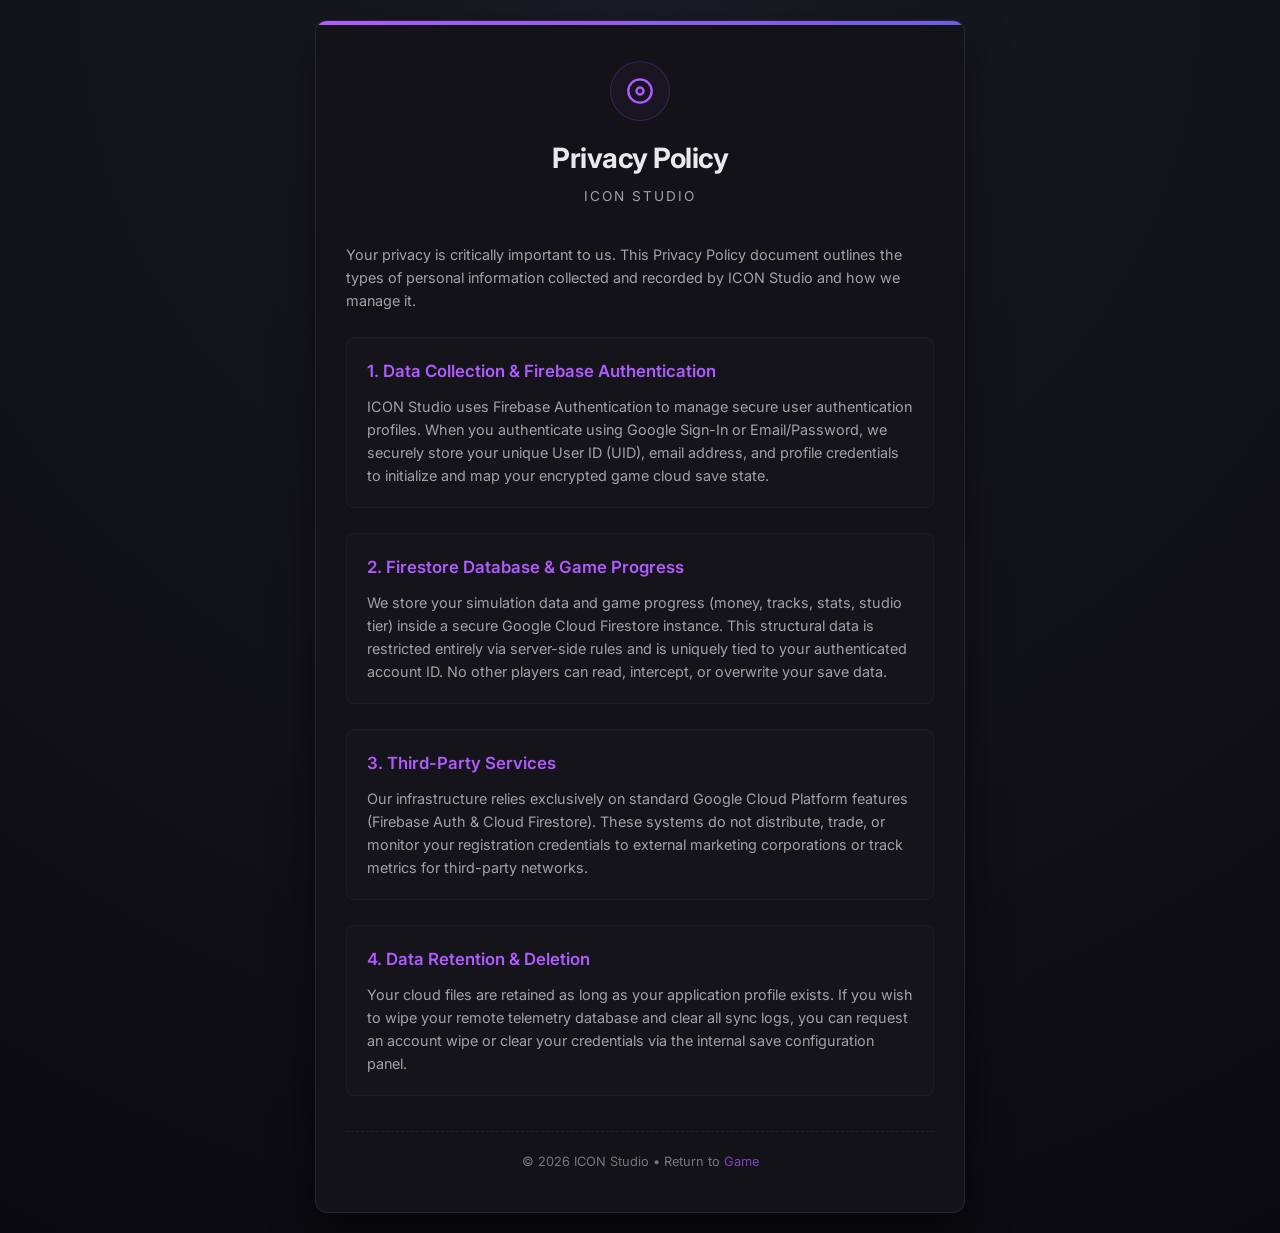
<file: privacy.html>
<!DOCTYPE html>
<html lang="en">
<head>
    <meta charset="UTF-8">
    <meta name="viewport" content="width=device-width, initial-scale=1.0">
    <title>Privacy Policy - ICON Studio</title>
    <style>
        @import url('https://fonts.googleapis.com/css2?family=Inter:wght@400;500;600;700;800&display=swap');

        :root {
            --bg-base: #0a0a0e; 
            --bg-card: #121218;
            --border-color: rgba(255, 255, 255, 0.08); 
            --text-main: #e8e8ed; 
            --text-muted: #a1a1aa; 
            --accent-purple: #b05bff; 
            --font-ui: 'Inter', system-ui, sans-serif; 
            --radius-m: 8px;   
            --radius-l: 12px;  
        }

        * { box-sizing: border-box; margin: 0; padding: 0; }

        body { 
            background: radial-gradient(circle at 50% 0%, #1a1a24 0%, #0a0a0e 100%);
            color: var(--text-main);
            font-family: var(--font-ui);
            min-height: 100vh;
            display: flex;
            justify-content: center;
            align-items: center;
            padding: 20px;
            line-height: 1.6;
        }

        .container {
            width: 100%;
            max-width: 650px;
            background: var(--bg-card);
            border: 1px solid var(--border-color);
            border-radius: var(--radius-l);
            padding: 40px 30px;
            box-shadow: 0 20px 40px rgba(0, 0, 0, 0.5);
            position: relative;
            overflow: hidden;
        }

        .container::before {
            content: '';
            position: absolute;
            top: 0;
            left: 0;
            width: 100%;
            height: 4px;
            background: linear-gradient(90deg, var(--accent-purple), #6c5ce7);
        }

        .header {
            text-align: center;
            margin-bottom: 35px;
        }

        .icon-wrapper {
            display: inline-flex;
            align-items: center;
            justify-content: center;
            width: 60px;
            height: 60px;
            background: rgba(176, 91, 255, 0.05);
            border: 1px solid rgba(176, 91, 255, 0.2);
            border-radius: 50%;
            margin-bottom: 15px;
            color: var(--accent-purple);
        }

        h1 {
            font-size: 1.75rem;
            letter-spacing: -0.5px;
            margin-bottom: 5px;
        }

        .subtitle {
            font-size: 0.85rem;
            color: var(--text-muted);
            text-transform: uppercase;
            letter-spacing: 2px;
        }

        .content {
            display: flex;
            flex-direction: column;
            gap: 25px;
        }

        section {
            background: rgba(255, 255, 255, 0.01);
            border: 1px solid rgba(255, 255, 255, 0.03);
            border-radius: var(--radius-m);
            padding: 20px;
        }

        h2 {
            font-size: 1.05rem;
            color: var(--accent-purple);
            font-weight: 600;
            margin-bottom: 10px;
        }

        p {
            font-size: 0.9rem;
            color: var(--text-muted);
        }

        .footer {
            text-align: center;
            margin-top: 35px;
            padding-top: 20px;
            border-top: 1px dashed var(--border-color);
            font-size: 0.8rem;
            color: var(--text-muted);
            opacity: 0.7;
        }

        .footer a {
            color: var(--accent-purple);
            text-decoration: none;
        }

        .footer a:hover {
            text-decoration: underline;
        }
    </style>
</head>
<body>

    <div class="container">
        <div class="header">
            <div class="icon-wrapper">
                <svg xmlns="http://www.w3.org/2000/svg" width="28" height="28" viewBox="0 0 24 24" fill="none" stroke="currentColor" stroke-width="2" stroke-linecap="round" stroke-linejoin="round"><circle cx="12" cy="12" r="10"/><circle cx="12" cy="12" r="3"/></svg>
            </div>
            <h1>Privacy Policy</h1>
            <div class="subtitle">ICON Studio</div>
        </div>

        <div class="content">
            <p>Your privacy is critically important to us. This Privacy Policy document outlines the types of personal information collected and recorded by ICON Studio and how we manage it.</p>

            <section>
                <h2>1. Data Collection & Firebase Authentication</h2>
                <p>ICON Studio uses Firebase Authentication to manage secure user authentication profiles. When you authenticate using Google Sign-In or Email/Password, we securely store your unique User ID (UID), email address, and profile credentials to initialize and map your encrypted game cloud save state.</p>
            </section>

            <section>
                <h2>2. Firestore Database & Game Progress</h2>
                <p>We store your simulation data and game progress (money, tracks, stats, studio tier) inside a secure Google Cloud Firestore instance. This structural data is restricted entirely via server-side rules and is uniquely tied to your authenticated account ID. No other players can read, intercept, or overwrite your save data.</p>
            </section>

            <section>
                <h2>3. Third-Party Services</h2>
                <p>Our infrastructure relies exclusively on standard Google Cloud Platform features (Firebase Auth & Cloud Firestore). These systems do not distribute, trade, or monitor your registration credentials to external marketing corporations or track metrics for third-party networks.</p>
            </section>

            <section>
                <h2>4. Data Retention & Deletion</h2>
                <p>Your cloud files are retained as long as your application profile exists. If you wish to wipe your remote telemetry database and clear all sync logs, you can request an account wipe or clear your credentials via the internal save configuration panel.</p>
            </section>
        </div>

        <div class="footer">
            © 2026 ICON Studio • Return to <a href="index.html">Game</a>
        </div>
    </div>

</body>
</html>
</file>
